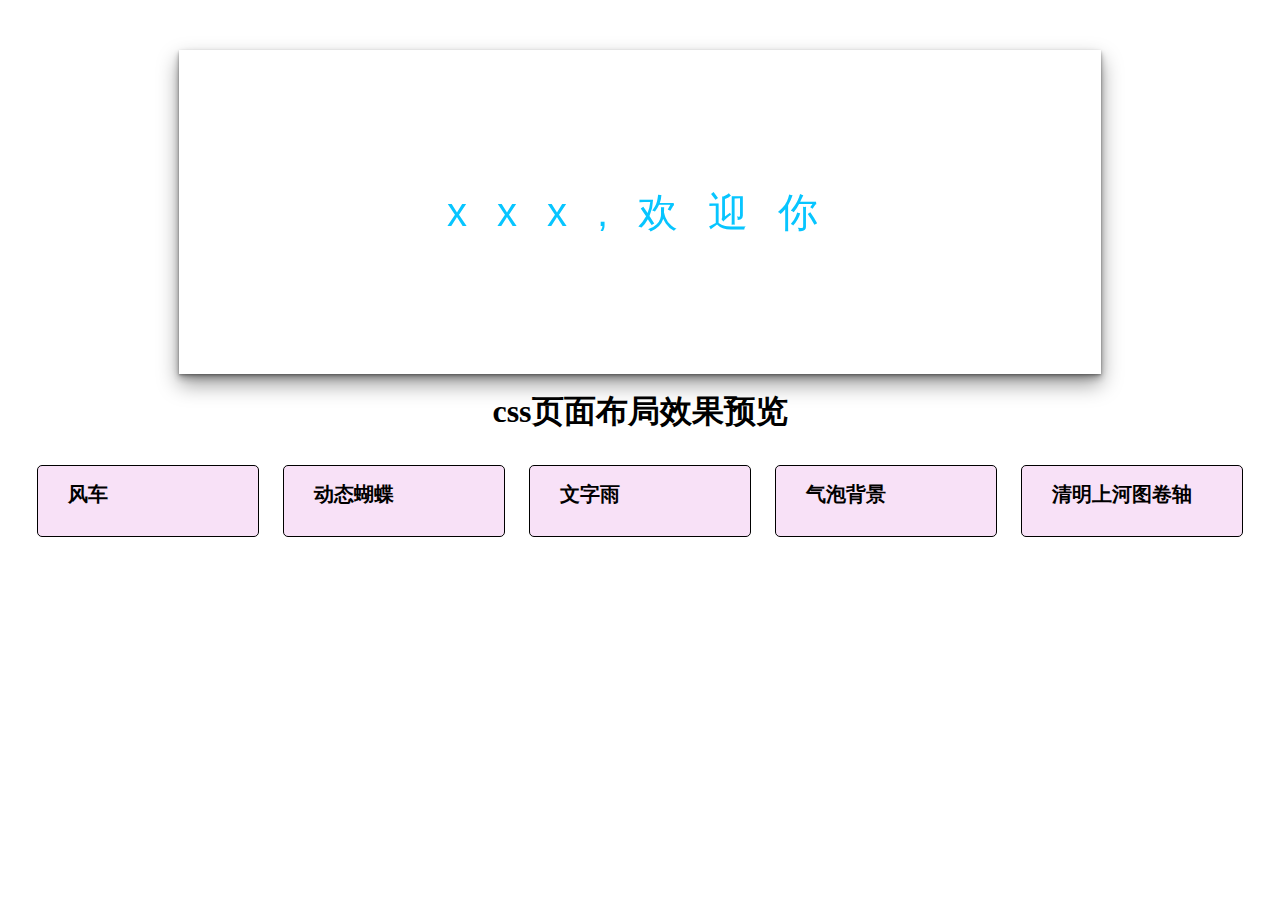
<file: index/index.html>
<!DOCTYPE html>
<html lang="en">
<head>
    <meta charset="UTF-8">
    <meta http-equiv="X-UA-Compatible" content="IE=edge">
    <meta name="viewport" content="width=device-width, initial-scale=1.0">
    <title>Document</title>
    <style>
        /* @import url("https://fonts.googleapis.com/css?family=Lato:200"); */
        body {
          display: flex;
          justify-content: center;
          align-items: center;
          height: 100vh;
          background: url(https://i.loli.net/2019/11/17/GAYyzeKsiWjP5qO.jpg);
          background-size: cover;
          background-position: center;
        }
    
        .frosted-glass {
          position: fixed;
          top: 50px;
          display: flex;
          justify-content: center;
          align-items: center;
          width: 72vw;
          height: 36vh;
          box-shadow: 0 0.3px 0.7px rgba(0, 0, 0, 0.126), 0 0.9px 1.7px rgba(0, 0, 0, 0.179), 0 1.8px 3.5px rgba(0, 0, 0, 0.224), 0 3.7px 7.3px rgba(0, 0, 0, 0.277), 0 10px 20px rgba(0, 0, 0, 0.4);
          backdrop-filter: blur(20px);
          transition: 0.5s ease;
        }
        .frosted-glass:hover {
          box-shadow: 0 0.7px 1px rgba(0, 0, 0, 0.157), 0 1.7px 2.6px rgba(0, 0, 0, 0.224), 0 3.5px 5.3px rgba(0, 0, 0, 0.28), 0 7.3px 11px rgba(0, 0, 0, 0.346), 0 20px 30px rgba(0, 0, 0, 0.5);
        }
        .frosted-glass .title {
          padding-left: 0.375em;
          font-size: 2.5em;
          font-family: Lato, sans-serif;
          font-weight: 200;
          letter-spacing: 0.75em;
          color: rgb(7, 197, 255);
        }
        @media (max-width: 640px) {
          .frosted-glass .title {
            font-size: 2em;
          }
        }
        /*class = header的元素居中 */
        .header{
            text-align: center;
        }
        /* 给所有a标签添加一个按钮样式,并且大小一致,半透明 */
        a{
            width: 8em;
            height: 2em;
            display: inline-block;
            padding: 0.75em 1.5em;
            margin: 0.5em 0.5em;
            border: 1px solid #000;
            border-radius: 0.25em;
            background-color: rgba(233, 160, 229, 0.315);
            color: #000;
            text-decoration: none;
            font-size: 1.25em;
            font-weight: 600;
            transition: 0.2s ease;
        }
        a:hover{
            background-color: rgba(1, 154, 196, 0.493);
            color: #fff;
        }
      </style>
</head>
<body>
    <div class="frosted-glass">
        <h1 class="title" id="usname">xxx,欢迎你</h1>
        
    </div>
    <div>
        <h1 class="header">css页面布局效果预览</h1>
        <a href="../css_effect_map_collection-master/css风车/index.html ">风车</a>
        <a href="../css_effect_map_collection-master/css煽动翅膀的蝴蝶/index.html">动态蝴蝶</a>
        <a href="../css_effect_map_collection-master/文字雨/index.html">文字雨</a>
        <a href="../css_effect_map_collection-master/纯css气泡背景/index.html">气泡背景</a>
        <a href="../css_effect_map_collection-master/清明上河图卷轴/temp.html">清明上河图卷轴</a>
    </div>
    <script>
        //获取本地储存的用户名并且输出在span标签中
        window.onload = function(){
            var userInfo =JSON.parse(localStorage.getItem('userInfo'));
            if(userInfo){
                document.getElementById('usname').innerHTML = '欢迎你,'+userInfo.username;
            }
        }
    </script>
</body>
</html>
</file>
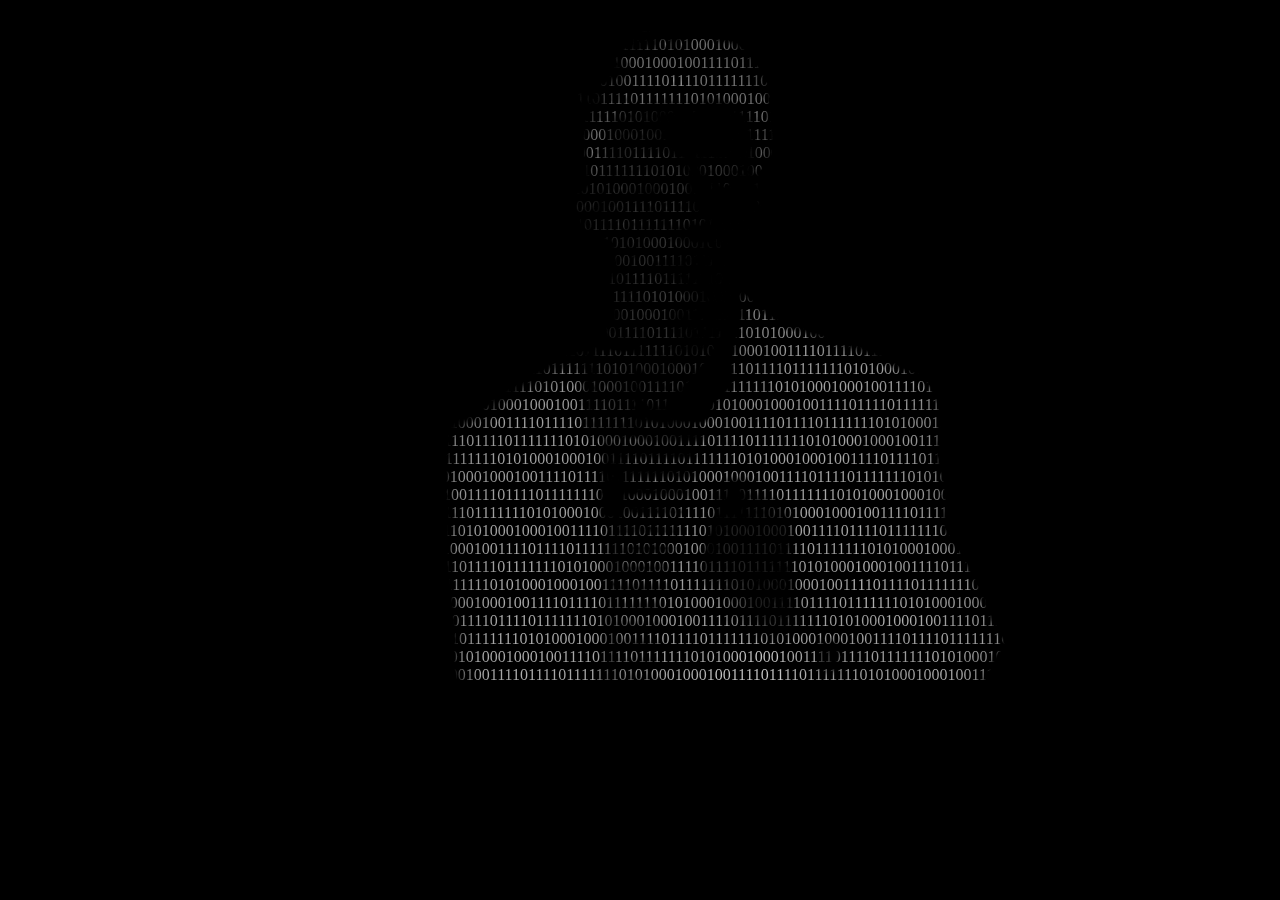
<file: css_effect_map_collection-master/background-clip的文字动效/index.html>
<!DOCTYPE html>
<html lang="en">
<head>
  <meta charset="UTF-8">
  <meta http-equiv="X-UA-Compatible" content="IE=edge">
  <meta name="viewport" content="width=device-width, initial-scale=1.0">
  <title>文字动效</title>
  <style>
    html,body,p {
      margin: 0;
      padding: 0;
      box-sizing: border-box;
    }
    body {
      height: 100vh;
      width: 100vw;
      background: #000;
      overflow: hidden;
    }
    p {
      height: 100%;
      color: transparent;
      background-clip: text;
      -webkit-background-clip: text;
      background-image: url(./images/bg.gif);
      background-position: center;
      background-size: cover;
      mix-blend-mode: hard-light;
      filter: grayscale(1) invert(1);
      word-break: break-all;
    }
  </style>
</head>
<body>
  <p id="wrap"></p>
  <script>
    const p = document.getElementById('wrap')
    p.innerText = Array(200).fill(Math.random() * 1234567890 + 1000000000).reduce((str, item) => str + parseInt(item).toString(2), '')
  </script>
</body>
</html>
</file>
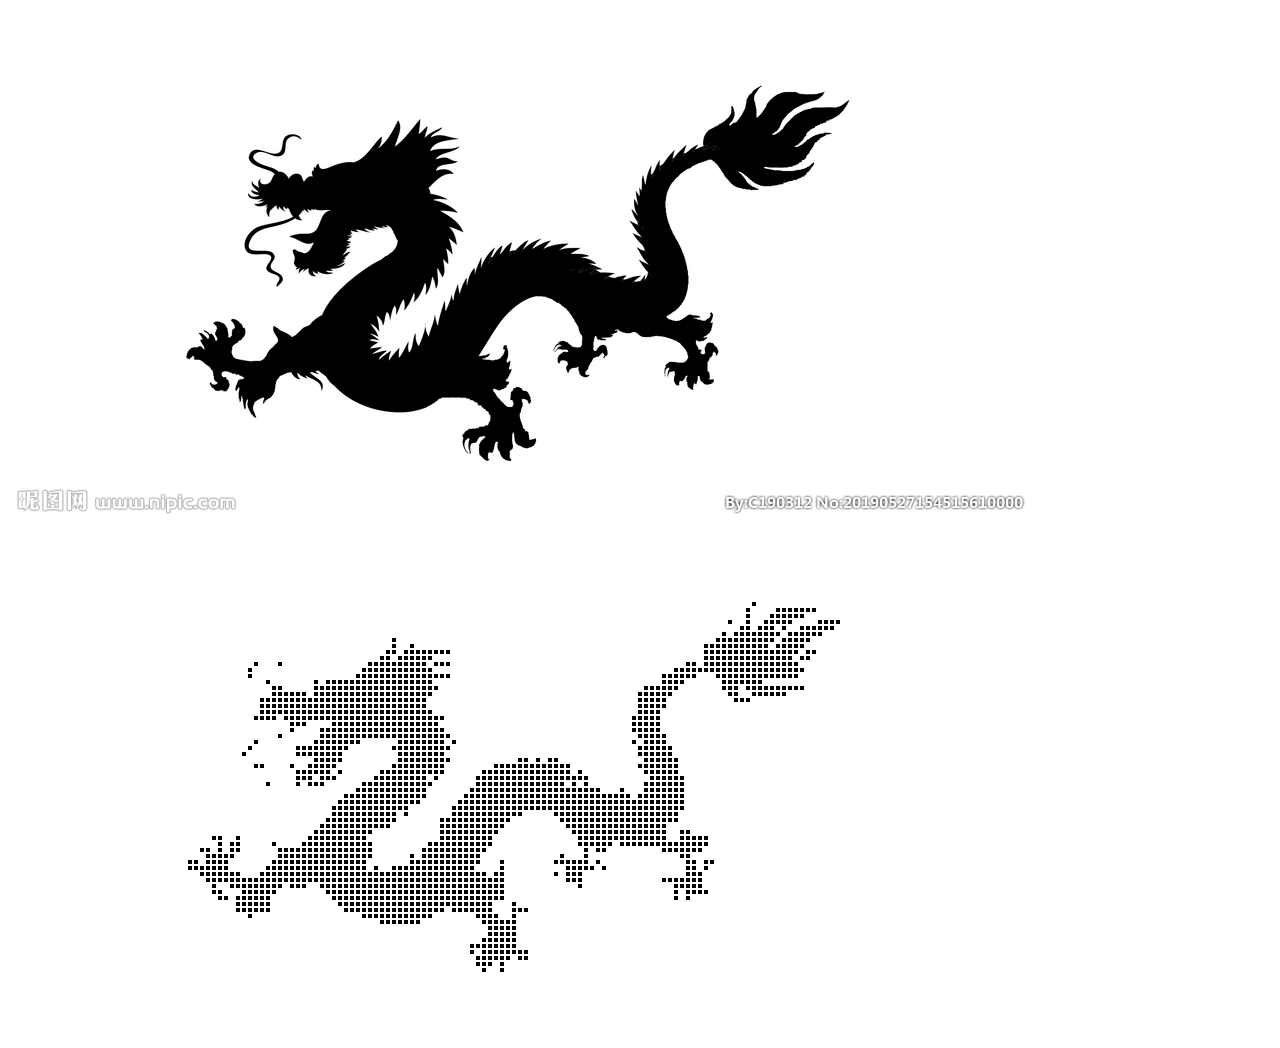
<file: css_effect_map_collection-master/canvas点阵图/index.html>
<!DOCTYPE html>
<html lang="en">
<head>
  <meta charset="UTF-8">
  <meta http-equiv="X-UA-Compatible" content="IE=edge">
  <meta name="viewport" content="width=device-width, initial-scale=1.0">
  <title>图片点阵图</title>
</head>
<body>
  <div>
    <canvas id="canvas"></canvas>
    <canvas id="canvas2"></canvas>
  </div>
  <script>
    var canvas = document.getElementById("canvas");
    var ctx = canvas.getContext("2d");

    var canvas2 = document.getElementById("canvas2");
    var ctx2 = canvas2.getContext("2d");

    var image = new Image();
    image.src = "./long.jpg";
    image.setAttribute('crossOrigin', '');
    image.onload = function () {
      canvas.width = image.width;
      canvas.height = image.height;

      ctx.drawImage(image, 0, 0);

      var imageData = ctx.getImageData(0, 0, image.width, image.height).data;
      canvas2.width = image.width;
      canvas2.height = image.height;
      ctx2.fillStyle = "#ffffff";
      ctx2.fillRect(0, 0, image.width, image.height);
      // var gap = 5;
      // for (var h = 0; h < image.height; h += gap) {
      //   for (var w = 0; w < image.width; w += gap) {
      //     var position = (image.width * h + w) * 4;
      //     var r = imageData[position] 
      //     var g = imageData[position + 1]
      //     var b = imageData[position + 2];
      //     if (r + g + b == 0) {
      //       ctx2.fillStyle = "#000";
      //       ctx2.fillRect(w, h, 4, 4);
      //     }
      //   }
      // }
      var gutter = 2;
      var bw = 4;
      var bh = 4;
      for (let h = 0; h < image.height; h += (bh+ gutter)) {
        for (let w = 0; w < image.width; w += (bw+ gutter)) {
          var position = (image.width * (h + gutter + bh / 2) + (w + gutter + bw / 2)) * 4
          // var position = (image.width * h + w) * 4
          var r = imageData[position] 
          var g = imageData[position + 1]
          var b = imageData[position + 2];
          var a = imageData[position + 3];
          if (r + g + b === 0) {
            // ctx2.fillStyle = "#000";
            ctx2.fillStyle = `rgba(${r},${g},${b},${a/255})`;
            ctx2.fillRect(w, h, bw, bh);
          }
        }
        
      }
    }
    
  </script>
</body>
</html>
</file>
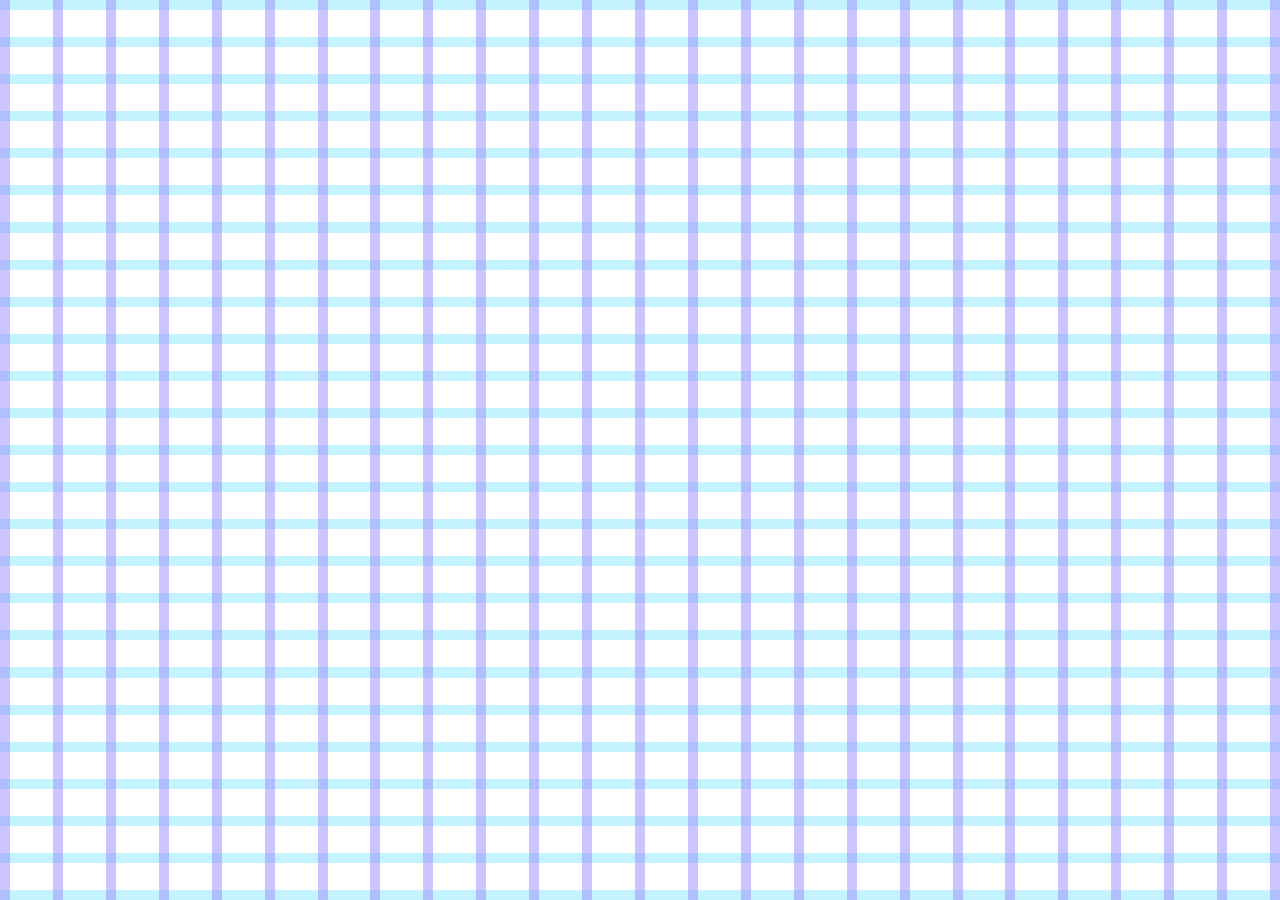
<file: css_effect_map_collection-master/css+js画背景格子/index.html>
<!DOCTYPE html>
<html lang="en">
<head>
  <meta charset="UTF-8">
  <meta http-equiv="X-UA-Compatible" content="IE=edge">
  <meta name="viewport" content="width=device-width, initial-scale=1.0">
  <title>Document</title>
  <style>
    html,body {
      margin: 0;
      padding: 0;
    }
    .container {
      width: 100vw;
      height: 100vh;
      /* 上下中间空隙有24份,中间间隔安10算的 */
      /* background:
        repeating-linear-gradient(to right, #998aff80 0 10px, transparent 0 4.144965%),
        repeating-linear-gradient(#8ae8ff80 0 10px, transparent 0 4.144965%); */
    }
  </style>
</head>
<body>
  <div class="container"></div>
  <script>
    const container = document.querySelector('.container');
    const margin = [10, 10];
    function setGridBg() {
      const { width, height } = container.getBoundingClientRect();
      const widthCell = ((width - margin[1]) / 24) / width * 100
      const heightCell = ((height - margin[0]) / 24) / height * 100
      container.style.background = `
        repeating-linear-gradient(to right, #998aff80 0 ${margin[1]}px, transparent 0 ${widthCell}%),
        repeating-linear-gradient(#8ae8ff80 0 ${margin[0]}px, transparent 0 ${heightCell}%)
      `
      // container.style.background = 'red'
    }
    window.addEventListener('load', setGridBg)
    window.addEventListener('resize', setGridBg)
  </script>
</body>
</html>
</file>
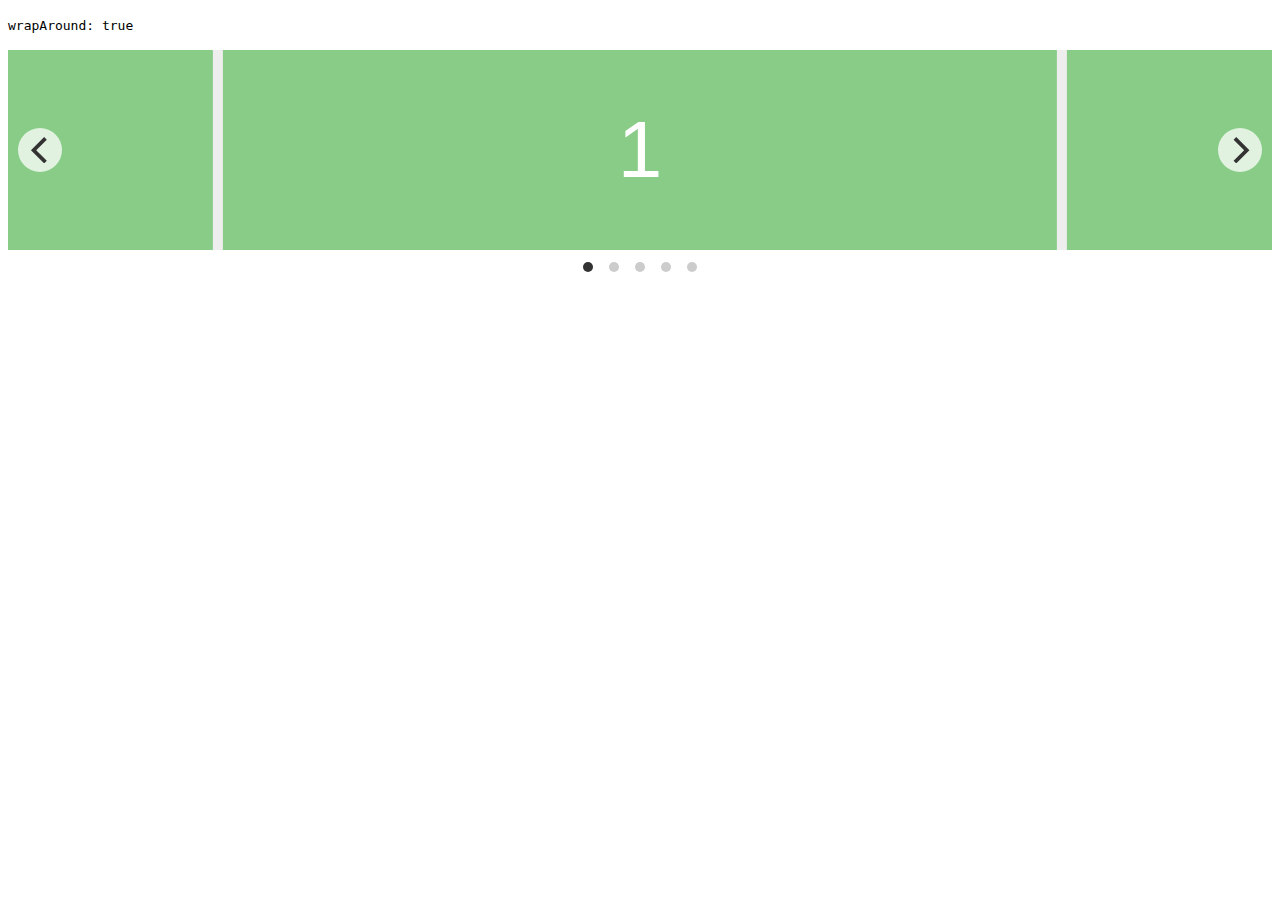
<file: css_effect_map_collection-master/CSS-Only Carousel/index.html>
<!DOCTYPE html>
<html lang="en">
<head>
  <meta charset="UTF-8">
  <meta http-equiv="X-UA-Compatible" content="IE=edge">
  <meta name="viewport" content="width=device-width, initial-scale=1.0">
  <title>Document</title>
  <link rel="stylesheet" href="./flickity.css">
  <style>
    /* external css: flickity.css */

    * {
      -webkit-box-sizing: border-box;
      box-sizing: border-box;
    }

    body { font-family: sans-serif; }

    .gallery {
      background: #EEE;
    }

    .gallery-cell {
      width: 66%;
      height: 200px;
      margin-right: 10px;
      background: #8C8;
      counter-increment: gallery-cell;
    }

    /* cell number */
    .gallery-cell:before {
      display: block;
      text-align: center;
      content: counter(gallery-cell);
      line-height: 200px;
      font-size: 80px;
      color: white;
    }
  </style>
</head>
<body>
  <!-- <a href="https://css-tricks.com/how-to-make-a-css-only-carousel/"></a> -->
  <p><code>wrapAround: true</code></p>
  
  <!-- Flickity HTML init -->
  <div class="gallery js-flickity" data-flickity-options='{ "wrapAround": true }'>
    <div class="gallery-cell"></div>
    <div class="gallery-cell"></div>
    <div class="gallery-cell"></div>
    <div class="gallery-cell"></div>
    <div class="gallery-cell"></div>
  </div>
  <script src="./flickity.pkgd.js"></script>
</body>
</html>
</file>
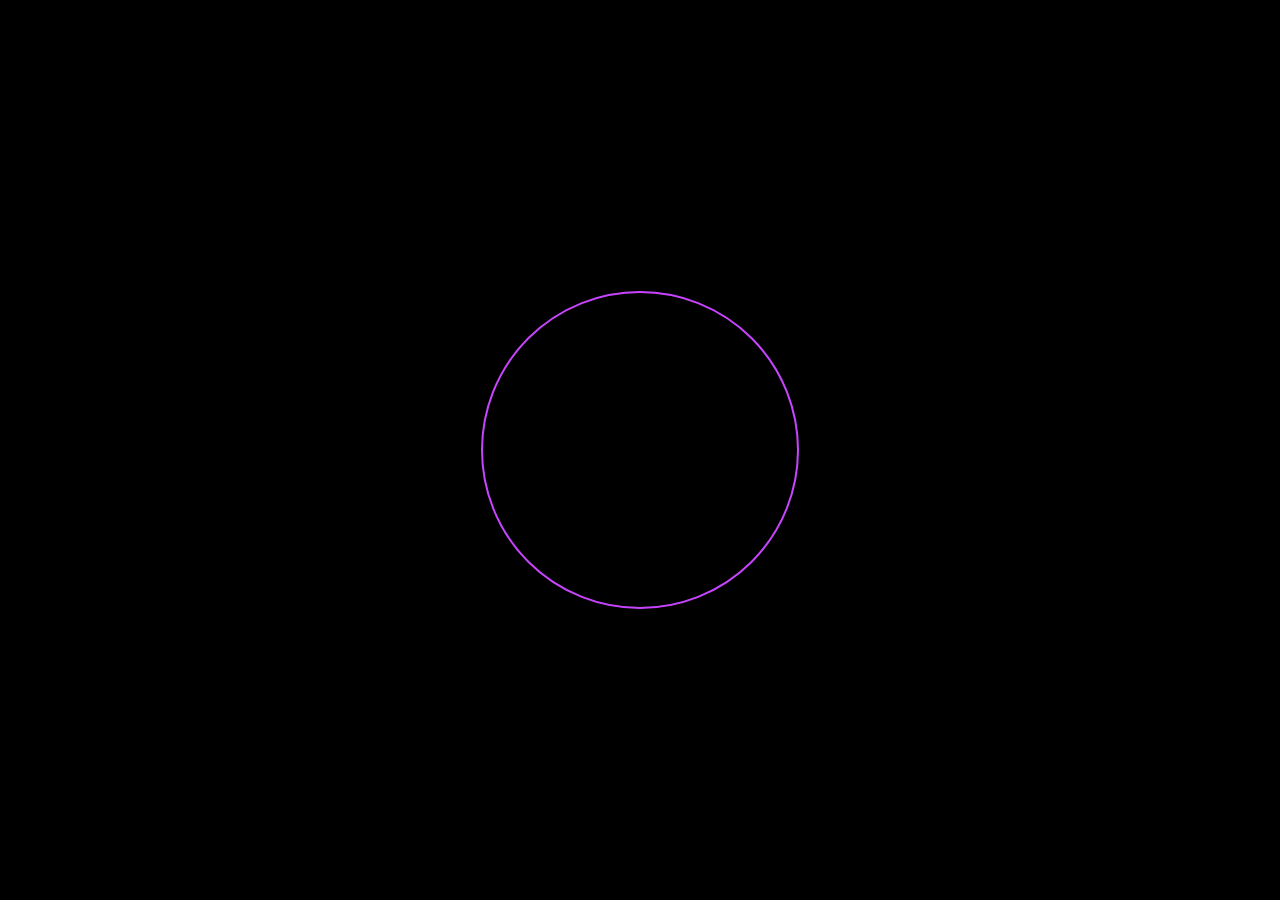
<file: css_effect_map_collection-master/CSS3和SVG实现的圆环菜单动画/index.html>
<!DOCTYPE html>
<html lang="zh">

<head>
  <meta charset="UTF-8">
  <meta http-equiv="X-UA-Compatible" content="IE=edge,chrome=1">
  <meta name="viewport" content="width=device-width, initial-scale=1.0">
  <title>CSS3和SVG实现的圆环菜单动画DEMO演示</title>

  <!--可无视-->
  <link rel="stylesheet" type="text/css" href="css/demo.css">
  <link href="https://fonts.googleapis.com/css?family=Poppins:200,400" rel="stylesheet">

  <!--核心-->
  <link rel="stylesheet" href="css/style.css">

</head>

<body>
  <!-- <div style="text-align:center;clear:both;">
    <script src="/gg_bd_ad_720x90.js" type="text/javascript"></script>
    <script src="/follow.js" type="text/javascript"></script>
  </div> -->
  <div class="main">
    <div class="navigation-circle">
      <div class="navigation-circle__inner">
        <svg class="navigation-circle-svg navigation-circle-svg--opaque" version="1.1"
          xmlns="http://www.w3.org/2000/svg" x="0px" y="0px" viewbox="0 0 320 320"
          style="enable-background:new 0 0 320 320;">
          <circle cx="160" cy="160" r="158" fill="none" stroke-width="1" stroke="#c644fc" stroke-linecap="round"
            stroke-miterlimit="10" style="stroke-dashoffset:0;stroke-dasharray:none;"></circle>
        </svg>
        <svg class="navigation-circle-svg navigation-circle-svg--mask" version="1.1" xmlns="http://www.w3.org/2000/svg"
          x="0px" y="0px" viewbox="0 0 320 320" style="enable-background:new 0 0 320 320;">
          <circle id="mask-circle" cx="160" cy="160" r="158" fill="none" stroke-width="2" stroke="#c644fc"
            stroke-linecap="round" stroke-miterlimit="10" style="stroke-dasharray:1005.3088px;"></circle>
        </svg>
        <ul class="navigation-circle__list">
          <li class="navigation-circle-list-item"><a class="navigation-circle-list-item__point" onClick="onClick(1)"
              onmouseenter="calculateOffset(1)" onMouseLeave="onMouseLeave()">
              <div class="navigation-circle-list-item__meta">
                <h3 class="navigation-circle-list-item__title">Item #1
                </h3>
                <h4 class="navigation-circle-list-item__subtitle">It just goes round and round</h4>
              </div>
            </a></li>
          <li class="navigation-circle-list-item"><a class="navigation-circle-list-item__point" onClick="onClick(2)"
              onmouseenter="calculateOffset(2)" onMouseLeave="onMouseLeave()">
              <div class="navigation-circle-list-item__meta">
                <h3 class="navigation-circle-list-item__title">Item #2
                </h3>
                <h4 class="navigation-circle-list-item__subtitle">It just goes round and round</h4>
              </div>
            </a></li>
          <li class="navigation-circle-list-item"><a class="navigation-circle-list-item__point" onClick="onClick(3)"
              onmouseenter="calculateOffset(3)" onMouseLeave="onMouseLeave()">
              <div class="navigation-circle-list-item__meta">
                <h3 class="navigation-circle-list-item__title">Item #3
                </h3>
                <h4 class="navigation-circle-list-item__subtitle">It just goes round and round</h4>
              </div>
            </a></li>
          <li class="navigation-circle-list-item"><a class="navigation-circle-list-item__point" onClick="onClick(4)"
              onmouseenter="calculateOffset(4)" onMouseLeave="onMouseLeave()">
              <div class="navigation-circle-list-item__meta">
                <h3 class="navigation-circle-list-item__title">Item #4
                </h3>
                <h4 class="navigation-circle-list-item__subtitle">It just goes round and round</h4>
              </div>
            </a></li>
          <li class="navigation-circle-list-item"><a class="navigation-circle-list-item__point" onClick="onClick(5)"
              onmouseenter="calculateOffset(5)" onMouseLeave="onMouseLeave()">
              <div class="navigation-circle-list-item__meta">
                <h3 class="navigation-circle-list-item__title">Item #5
                </h3>
                <h4 class="navigation-circle-list-item__subtitle">It just goes round and round</h4>
              </div>
            </a></li>
          <li class="navigation-circle-list-item"><a class="navigation-circle-list-item__point" onClick="onClick(6)"
              onmouseenter="calculateOffset(6)" onMouseLeave="onMouseLeave()">
              <div class="navigation-circle-list-item__meta">
                <h3 class="navigation-circle-list-item__title">Item #6
                </h3>
                <h4 class="navigation-circle-list-item__subtitle">It just goes round and round</h4>
              </div>
            </a></li>
          <li class="navigation-circle-list-item"><a class="navigation-circle-list-item__point" onClick="onClick(7)"
              onmouseenter="calculateOffset(7)" onMouseLeave="onMouseLeave()">
              <div class="navigation-circle-list-item__meta">
                <h3 class="navigation-circle-list-item__title">Item #7
                </h3>
                <h4 class="navigation-circle-list-item__subtitle">It just goes round and round</h4>
              </div>
            </a></li>
        </ul>
      </div>
    </div>
  </div>

  <script src="js/index.js"></script>

</body>

</html>
</file>
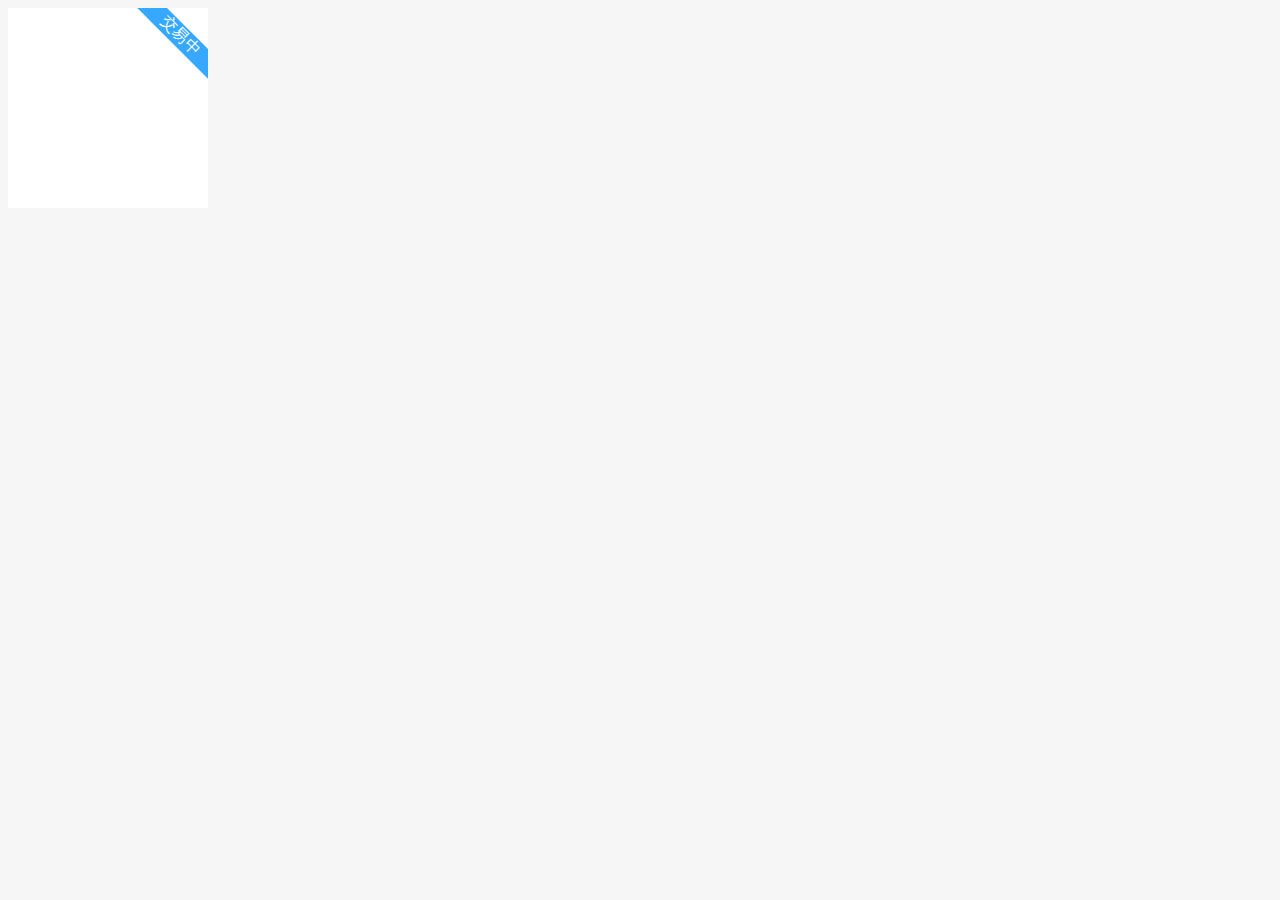
<file: css_effect_map_collection-master/css实现右上角标签条/index.html>
<!DOCTYPE html>
<html lang="en">
<head>
  <meta charset="UTF-8">
  <meta name="viewport" content="width=device-width, initial-scale=1.0">
  <title>右上角标签条</title>
  <style>
    body {
      background: #f6f6f6;
    }
    .a{
      width:200px;
      height:200px;
      position:relative;
      background: #fff;
      overflow: hidden;
    }
    .b{
      width:100px;
      height:100px;
      position: absolute;
      /*background: green;*/
      top:-50px;
      right:-50px;
      transform: rotate(45deg);
    }
    .b span{
      position: absolute;
      bottom:0;
      display: block;
      font-size:16px;
      color:#fff;
      background: #36A8FF;
      width:100px;
      text-align: center;
    }
  </style>
</head>
<body>
  <div class="a">
    <div class="b">
      <div class="c"></div>
      <span>交易中</span>
    </div>
  </div>
</body>
</html>
</file>
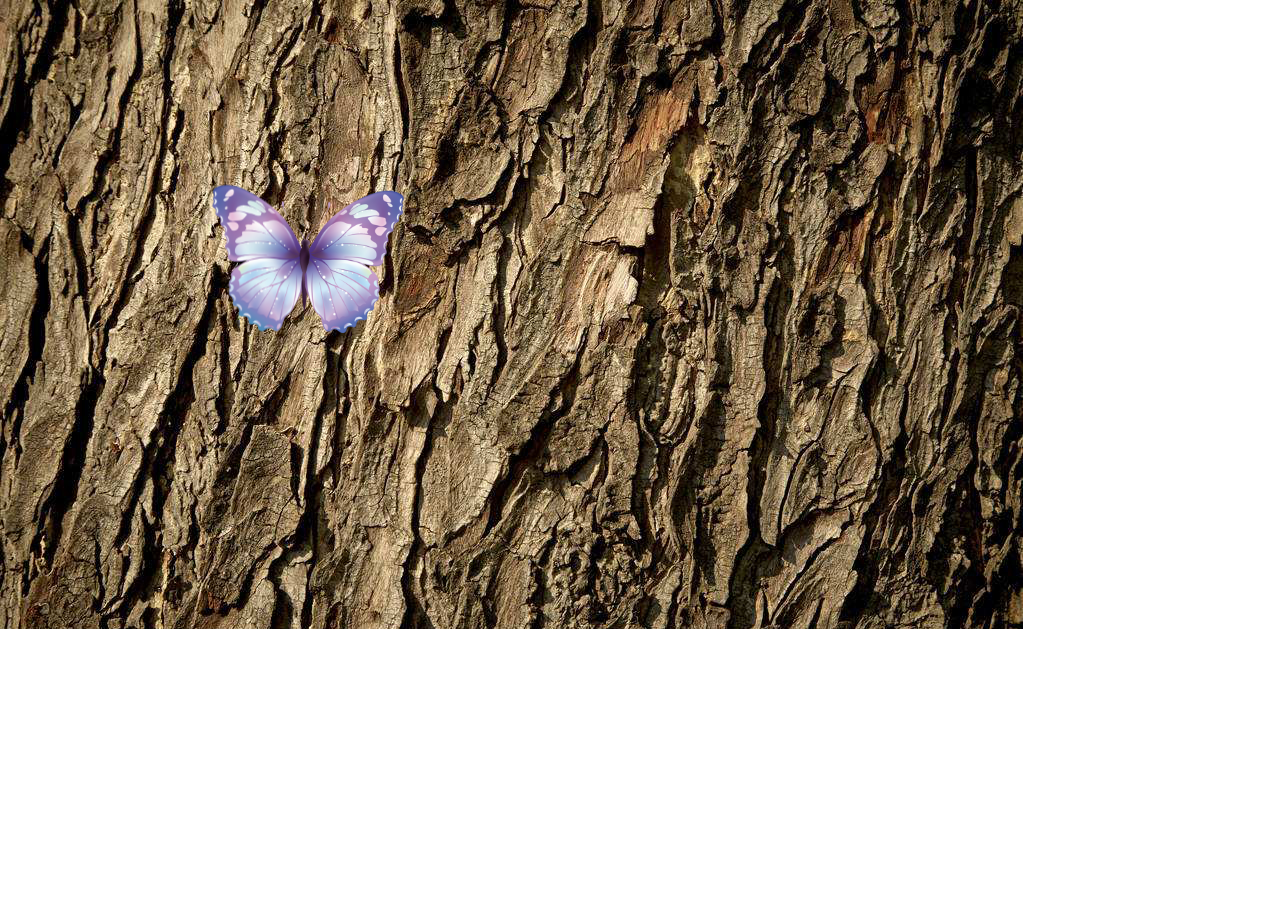
<file: css_effect_map_collection-master/css煽动翅膀的蝴蝶/index.html>
<!DOCTYPE html>
<html lang="en">
<head>
    <meta charset="UTF-8">
    <title>butterfly</title>
    <style>
        body{
            background: url("./images/bg.jpg") no-repeat;
        }
        #butterfly{
            width: 600px;
            height: 500px;
            position: relative;
            transform: scale(0.35);
            transform-style: preserve-3d;
        }
        .leftSide{
            width: 267px;
            height: 421px;
            background: url("./images/leftSide.png") no-repeat;
            position: absolute;
            left: 26px;
            top: 40px;
            animation: left 2s infinite;
            z-index: 9999;
        }
        @keyframes left {
            0%{
                transform: rotateY(0deg);
                transform-origin: right center;
                perspective: 201px;

            }
            50%{
                transform: rotateY(70deg);
                transform-origin: right center;
                perspective: 201px;

            }
            100%{
                transform: rotateY(0deg);
                transform-origin: right center;
                perspective: 201px;
            }
        }
        @keyframes right {
            0%{
                transform: rotateY(0);
                transform-origin: left center;
                perspective: 201px;

            }
            50%{
                transform: rotateY(-70deg);
                transform-origin: left center;
                perspective: 201px;

            }
            100%{
                transform: rotateY(0);
                transform-origin: left center;
                perspective: 201px;

            }
        }
        .body{
            width: 152px;
            height: 328px;
            background: url("./images/body.png") no-repeat;
            position: absolute;
            margin: auto;
            left: 0;
            right: 0;
            bottom: 0;
            top: 0;
            z-index: 9999;
        }
        .rightSide{
            width: 284px;
            height: 460px;
            background: url("./images/rightSide.png") no-repeat;
            position: absolute;
            right: 26px;
            top: 58px;
            animation: right 2s infinite;
            z-index: 9999;
        }
    </style>
</head>
<body>
<div id="butterfly">
    <div class="leftSide"></div>
    <div class="body"></div>
    <div class="rightSide"></div>
</div>
</body>
</html>
</file>
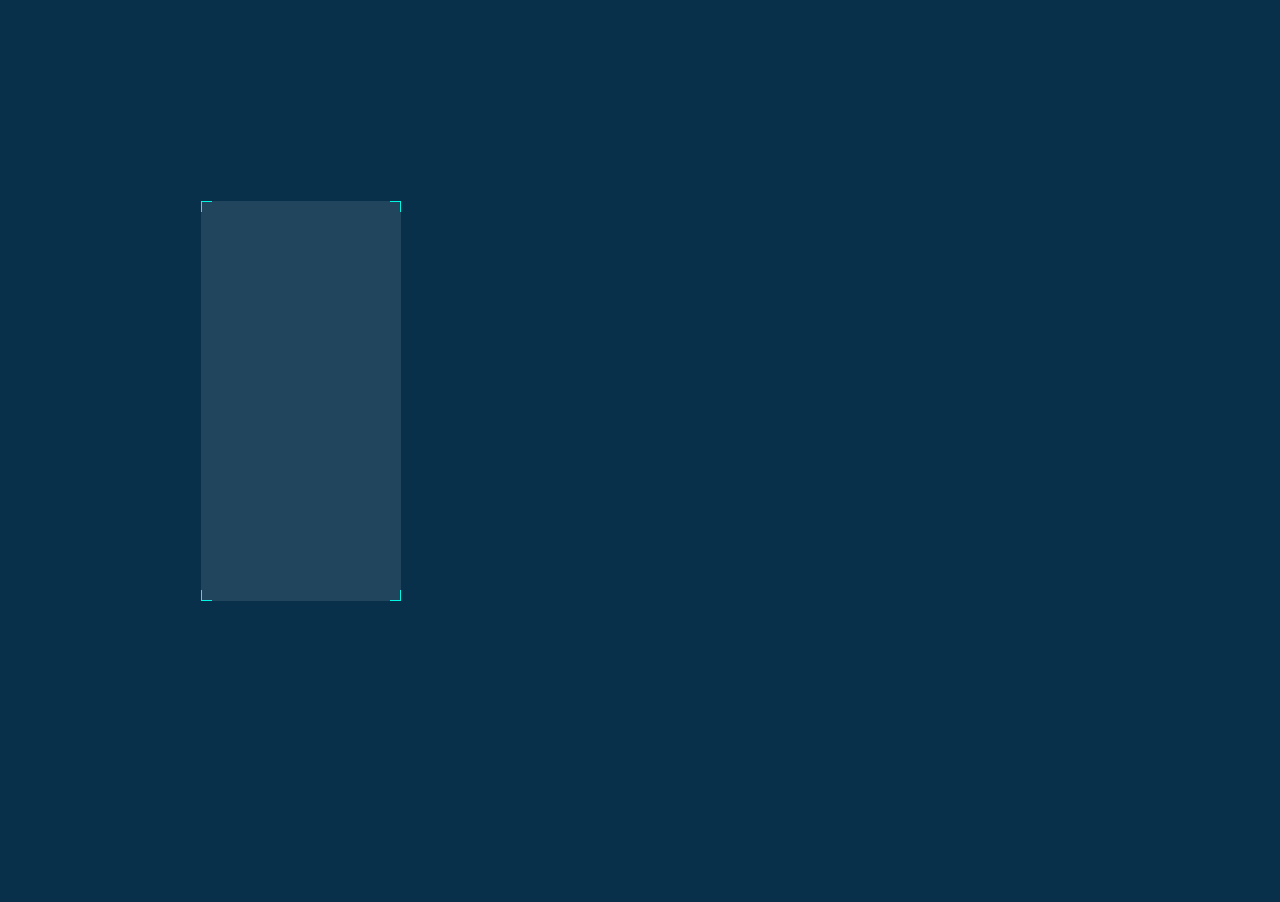
<file: css_effect_map_collection-master/css边框四角/index.html>
<!DOCTYPE html>
<html lang="en">
<head>
  <meta charset="UTF-8">
  <meta name="viewport" content="width=device-width, initial-scale=1.0">
  <title>Document</title>
  
  <style>
    html, body {
      padding: 0;
      margin: 0;
    }
    body {
      height: 100vh;
      width: 100vw;
      background: #08304A;
      overflow: auto;
      border: 1px solid transparent;
    }
    .intro {
      position: relative;
      color: #fff;
      width: 200px;
      height: 400px;
      margin-top: 200px;
      margin-left: 200px;
    }
    .intro > span {
     	position: absolute;
     	width: 10px;
      height: 10px;
    }
    .lpArrow { 
      border-top: 1px solid #00F6E5;
      border-left: 1px solid #00F6E5;
    }
    .rpArrow {
      right: 0;
      border-top: 1px solid #00F6E5;
      border-right: 1px solid #00F6E5;
    }
    .lbArrow {
      bottom: 0;
      border-left: 1px solid #00F6E5;
      border-bottom: 1px solid #00F6E5;
    }
    .rbArrow {
      right: 0;
      bottom:0;
      border-right: 1px solid #00F6E5;
      border-bottom: 1px solid #00F6E5;
    }
  </style>
</head>
<body>
  <div class="intro" style="background: rgba(255,255,255,0.1)">
    <span class="lpArrow"></span>
    <span class="rpArrow"></span>
    <span class="lbArrow"></span>
    <span class="rbArrow"></span>
  </div>
</body>
</html>
</file>
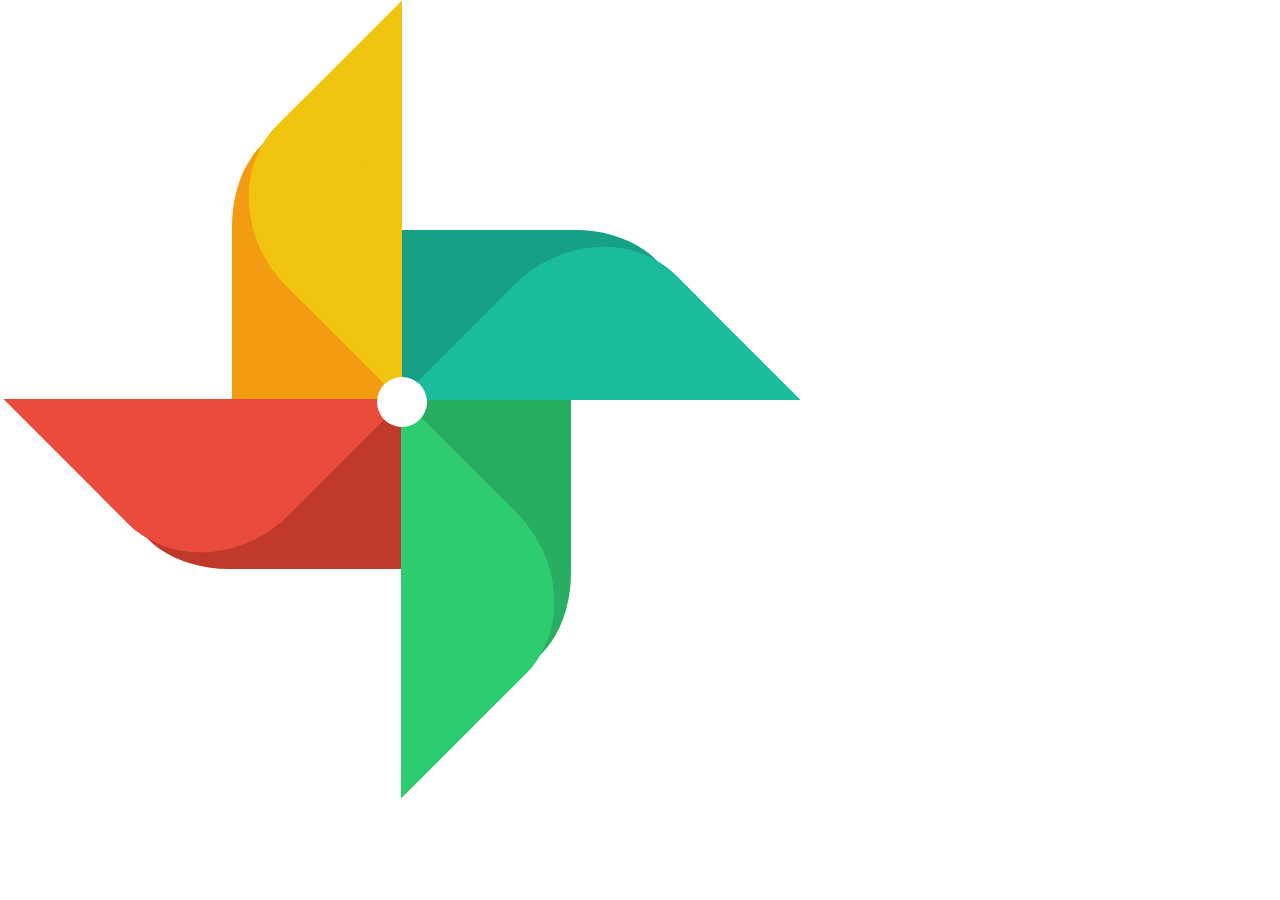
<file: css_effect_map_collection-master/css风车/index.html>
<!DOCTYPE html>
<html lang="en">
<head>
    <meta charset="UTF-8">
    <meta name="viewport" content="width=device-width, initial-scale=1.0">
    <meta http-equiv="X-UA-Compatible" content="ie=edge">
    <title>Document</title>
    <style>
        *{
            margin: 0;
            padding: 0;
        }
        .main{
            width: 804px;
            height: 804px;
            animation: roll 3000ms linear infinite;
        }
        @keyframes roll{
            0%{transform: rotate(0deg);}
            100%{transform: rotate(-360deg);}
        }
        .white_circle{
            z-index: 99;
            position: absolute;
            width: 50px;
            height: 50px;
            border-radius: 50px;
            background-color: white;
            margin: 377px 0 0 377px;
        }
        .fla{
            position: absolute;
            width: 402px;
            height: 180px;
        }
        .fla_one{
            transform: rotate(270deg);
            margin:108px 0px 0px 121px;
        }
        .fla_two{
            transform: rotate(180deg);
            margin-top: 389px;
        }
        .fla_three{
            transform: rotate(90deg);
            margin: 511px 0 0 280px;
        }
        .fla_four{
            transform: rotate(360deg);
            margin: 230px 0 0 402px;
        }
        .tri{
            width: 0;
            height: 0;
            border-width: 142px;
            border-style: solid;
            border-top-left-radius: 109px 122px;
            position: absolute;
            transform: rotate(45deg);
            top: 28px;
            left: 56px;
        }
        .tri_one {
            border-color: #F1C40F transparent transparent #F1C40F;
        }
        .tri_two {
            border-color: #EA4C3C transparent transparent #EA4C3C;
        }
        .tri_three {
            border-color: #2ECC71 transparent transparent #2ECC71;
        }
        .tri_four {
            border-color: #1ABC9C transparent transparent #1ABC9C;
        }
        .squ{
            position: absolute;
            width: 271px;
            height: 170px;
            border-top-right-radius: 98px 68px;
        }
        .squ_one{
            background-color: #F39C12;
        }
        .squ_two{
            background-color: #C0392B;
        }
        .squ_three{
            background-color: #27AE60;
        }
        .squ_four{
            background-color: #16A085;
        }
    </style>
</head>
<body>
    <div class="main">
        <div class="white_circle"></div>
        <div class="fla fla_one">
            <div class="squ squ_one"></div>
            <div class="tri tri_one"></div>
        </div>
        <div class="fla fla_two">
            <div class="squ squ_two"></div>
            <div class="tri tri_two"></div>
        </div>
        <div class="fla fla_three">
            <div class="squ squ_three"></div>
            <div class="tri tri_three"></div>
        </div>
        <div class="fla fla_four">
            <div class="squ squ_four"></div>
            <div class="tri tri_four"></div>
        </div>
    </div>
</body>
</html>
</file>
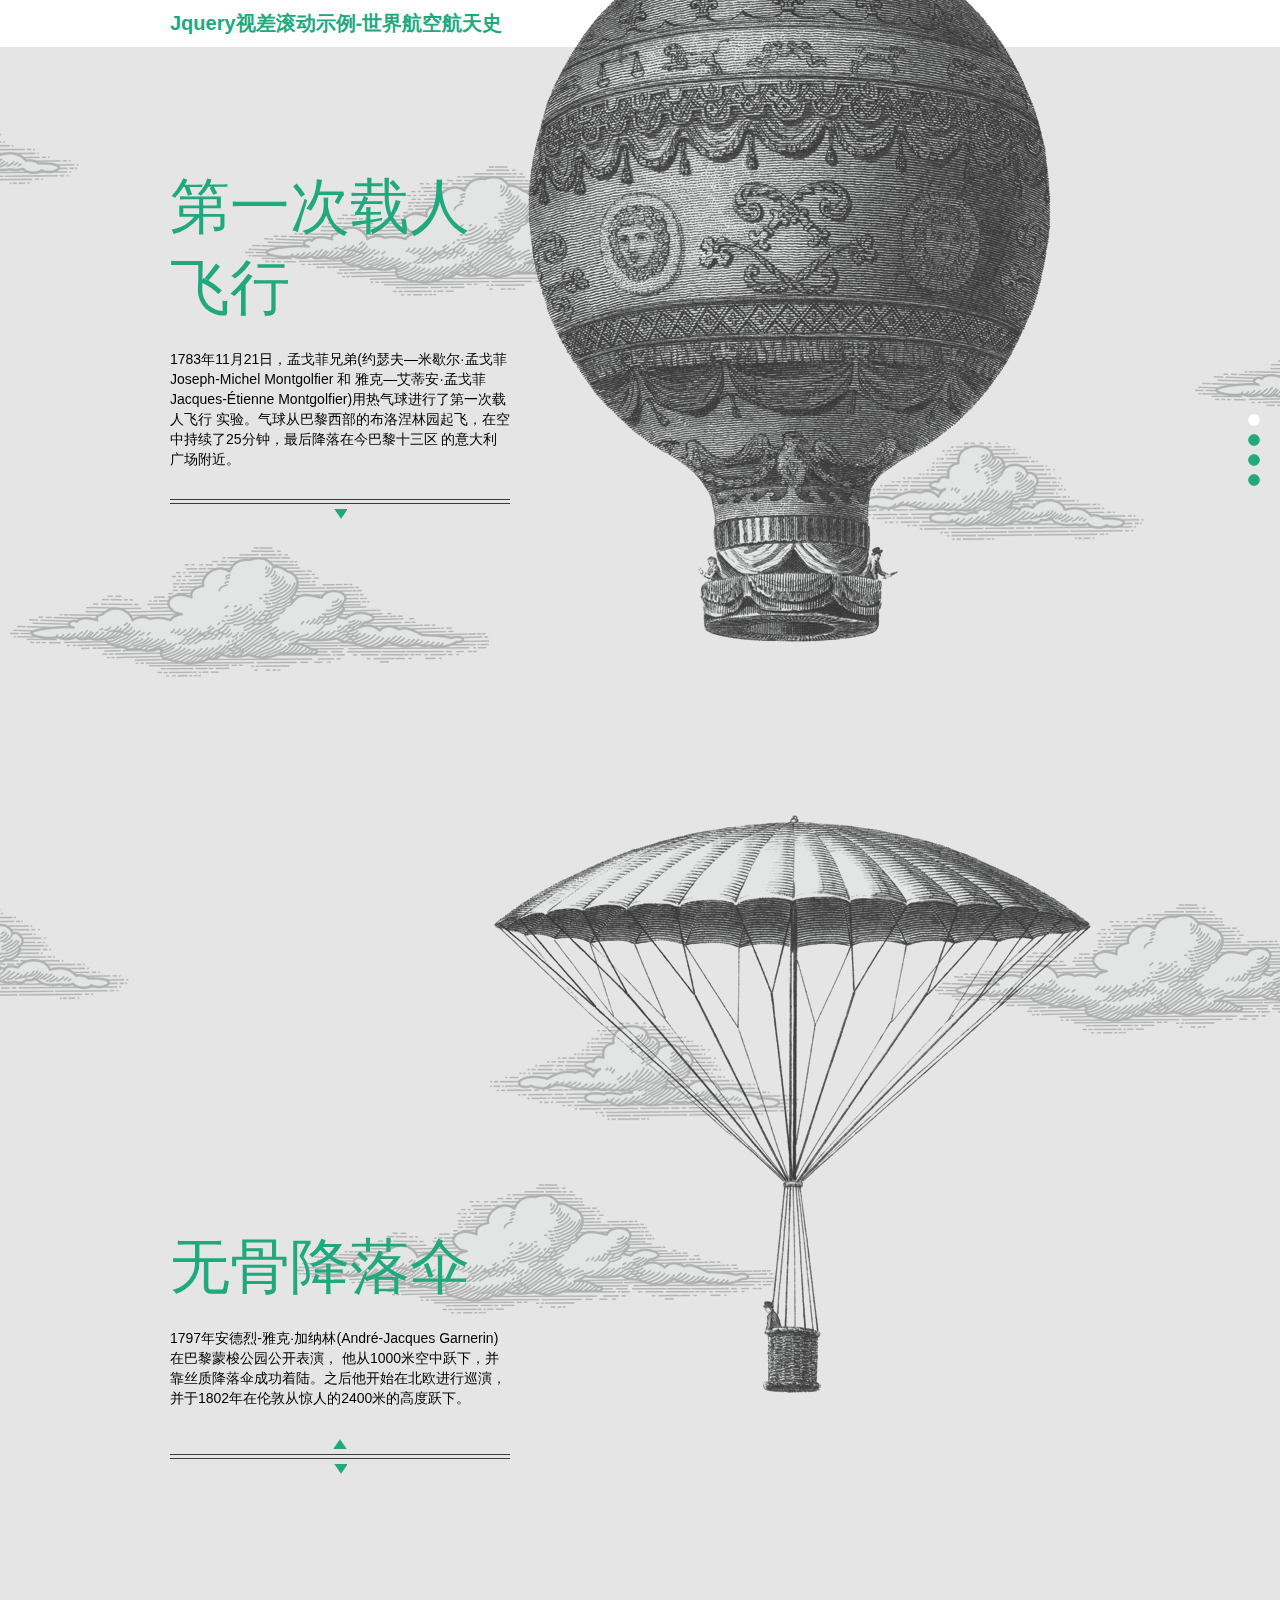
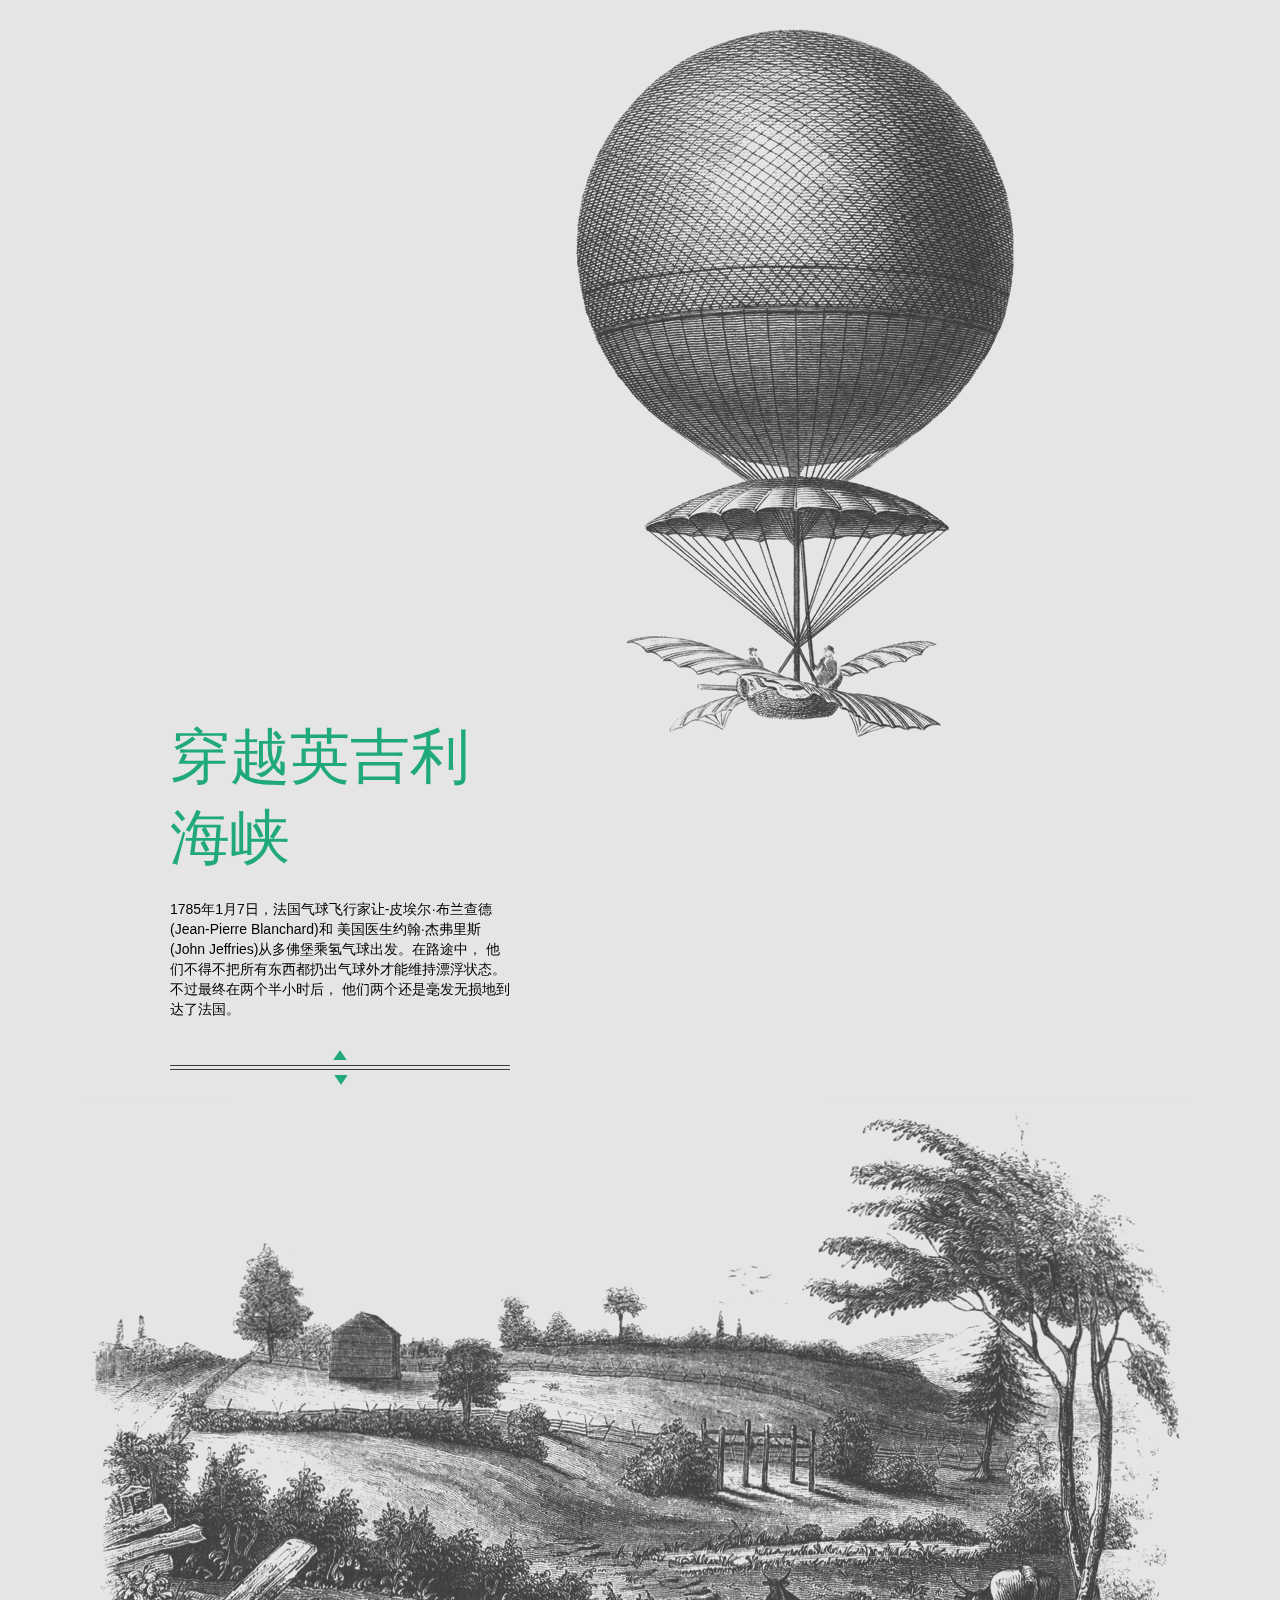
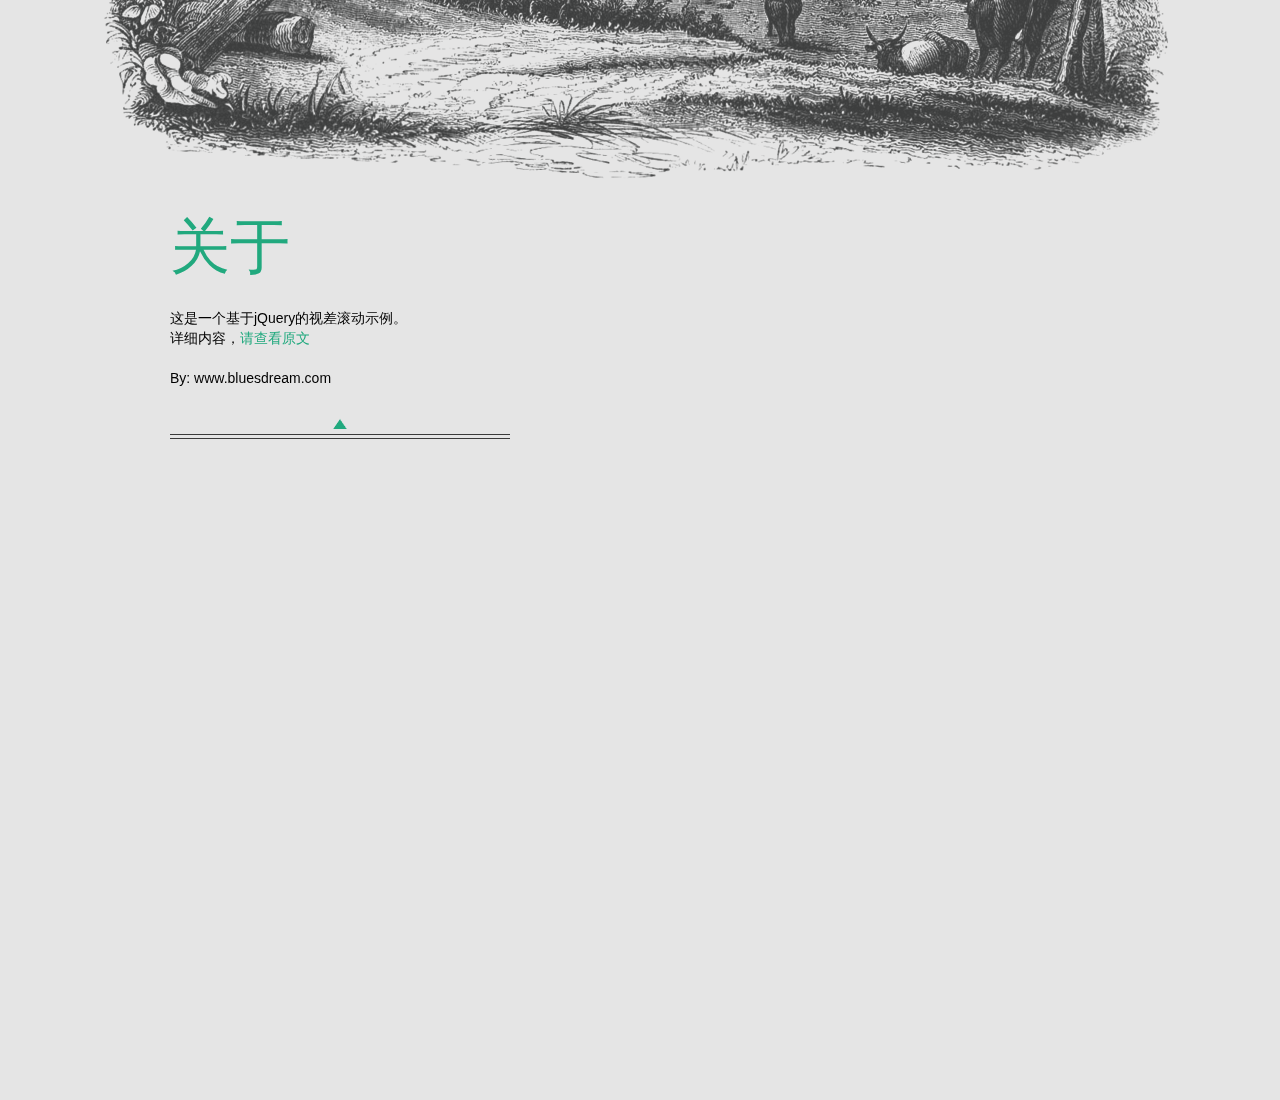
<file: css_effect_map_collection-master/JqueryParallax滚动视差.htm/index.html>
<!DOCTYPE html>
<html lang="en">
<head>
    <meta charset="UTF-8">
    <meta name="viewport" content="width=device-width, initial-scale=1.0">
    <meta http-equiv="X-UA-Compatible" content="ie=edge">
    <title>Jquery Parallar视差</title>
    <link rel="stylesheet" href="css/style.css">
    <script src="js/jquery-1.6.1.min.js"></script>
    <!-- 简单实现的滚动视差 -->
    <!-- <script src="js/par.js"></script> -->
    <!-- 实现parallax.js完成更丰富的功能 -->
    <script src="js/parallax.js"></script>
    <script src="chrome-extension://ocggccaacacpienfcgmgcihoombokbbj/pages/client/livestartpage-message-add.js"></script>
</head>
<body>
    <div id="wrapper">
        <header id="header">
            <h1>Jquery视差滚动示例-世界航空航天史</h1>
        </header>
         <!-- 导航部分 -->
         <nav id="primary">
            <ul>
                <li>
                    <a href="#" class="jump_to n1" rel="1">章节</a>
                    <h2>第一次载人飞行</h2>
                </li>
                <li>
                    <a href="#" class="jump_to n2" rel="2">章节</a>
                    <h2>无骨降落伞</h2>
                </li>
                <li>
                    <a href="#" class="jump_to n3" rel="3">章节</a>
                    <h2>穿越英吉利海峡</h2>
                </li>
                <li>
                    <a href="#" class="jump_to n4" rel="4">章节</a>
                    <h2>关于</h2>
                </li>
            </ul>
        </nav>
        <!-- 内容 -->
        <div id="content">
            <article id="article1">
                <section class="section">
                    <h2>第一次载人飞行</h2>
                    <p>1783年11月21日，孟戈菲兄弟(约瑟夫—米歇尔·孟戈菲 Joseph-Michel Montgolfier 和 
                        雅克—艾蒂安·孟戈菲  Jacques-Étienne Montgolfier)用热气球进行了第一次载人飞行
                        实验。气球从巴黎西部的布洛涅林园起飞，在空中持续了25分钟，最后降落在今巴黎十三区
                        的意大利广场附近。</p>
                </section>
                <footer class="next_prev">
                    <i class="spacing_line"></i>
                    <a class="jump_to next" href="#" rel="2">Next</a>
                </footer>
            </article>

            <article id="article2">
                <section class="section">
                    <h2>无骨降落伞</h2>
                    <p>1797年安德烈-雅克·加纳林(André-Jacques Garnerin)在巴黎蒙梭公园公开表演，
                        他从1000米空中跃下，并靠丝质降落伞成功着陆。之后他开始在北欧进行巡演，
                        并于1802年在伦敦从惊人的2400米的高度跃下。</p>
                </section>
                <footer class="next_prev">
                    <a class="jump_to prev" rel="1">Top</a>
                    <i class="spacing_line"></i>
                    <a class="jump_to next" href="#" rel="3">Next</a>
                </footer>
            </article>

            <article id="article3">
                <section class="section">
                    <h2>穿越英吉利海峡</h2>
                    <p>1785年1月7日，法国气球飞行家让-皮埃尔·布兰查德(Jean-Pierre Blanchard)和
                        美国医生约翰·杰弗里斯(John Jeffries)从多佛堡乘氢气球出发。在路途中，
                        他们不得不把所有东西都扔出气球外才能维持漂浮状态。不过最终在两个半小时后，
                        他们两个还是毫发无损地到达了法国。</p>
                </section>
                <footer class="next_prev">
                    <a class="jump_to prev" rel="2">Top</a>
                    <i class="spacing_line"></i>
                    <a class="jump_to next" href="#" rel="4">Next</a>
                </footer>
            </article>

            <article id="article4">
                <section class="section">
                    <h2>关于</h2>
                    <p>这是一个基于jQuery的视差滚动示例。<br>详细内容，<a href="#">请查看原文</a></p>
                    <p>By: www.bluesdream.com</p>
                </section>
                <footer class="next_prev">
                    <a class="jump_to prev" rel="3">Top</a>     
                    <i class="spacing_line"></i>
                </footer>
            </article>
        </div>

            <!-- 气球、风景图片层 -->
        <div id="parallax_area1">
            <img class="parallax_img p1_1" src="img/balloon.png" width="529" height="757" alt="Montgolfier hot air balloon">
            <img class="parallax_img p1_2" src="img/balloon2.png" width="603" height="583" alt="Frameless parachute">
            <img class="parallax_img p1_3" src="img/balloon3.png" width="446" height="713" alt="Blanchard's air balloon">
            <img class="parallax_img p1_4" src="img/ground.png" width="1104" height="684" alt="Landscape with trees and cows">
        </div>
        <!-- 云层1 -->
        <div id="parallax_area2">
            <img class="parallax_img p2_1" src="img/cloud1.png" width="488" height="138" alt="cloud">
            <img class="parallax_img p2_2" src="img/cloud1.png" width="488" height="138" alt="cloud">
            <img class="parallax_img p2_3" src="img/cloud1.png" width="488" height="138" alt="cloud">
            <img class="parallax_img p2_4" src="img/cloud1.png" width="488" height="138" alt="cloud">
            <img class="parallax_img p2_5" src="img/cloud1.png" width="488" height="138" alt="cloud">
        </div>
        <!-- 云层2 -->
        <div id="parallax_area3">
            <img class="parallax_img p3_1" src="img/cloud2.png" width="311" height="105" alt="Montgolfier hot air balloon">
            <img class="parallax_img p3_2" src="img/cloud2.png" width="311" height="105" alt="Frameless parachute">
            <img class="parallax_img p3_3" src="img/cloud2.png" width="311" height="105" alt="Blanchard's air balloon">
            <img class="parallax_img p3_4" src="img/cloud2.png" width="311" height="105" alt="Landscape with trees and cows">
        </div>
       
    </div>
</body>
</html>
</file>
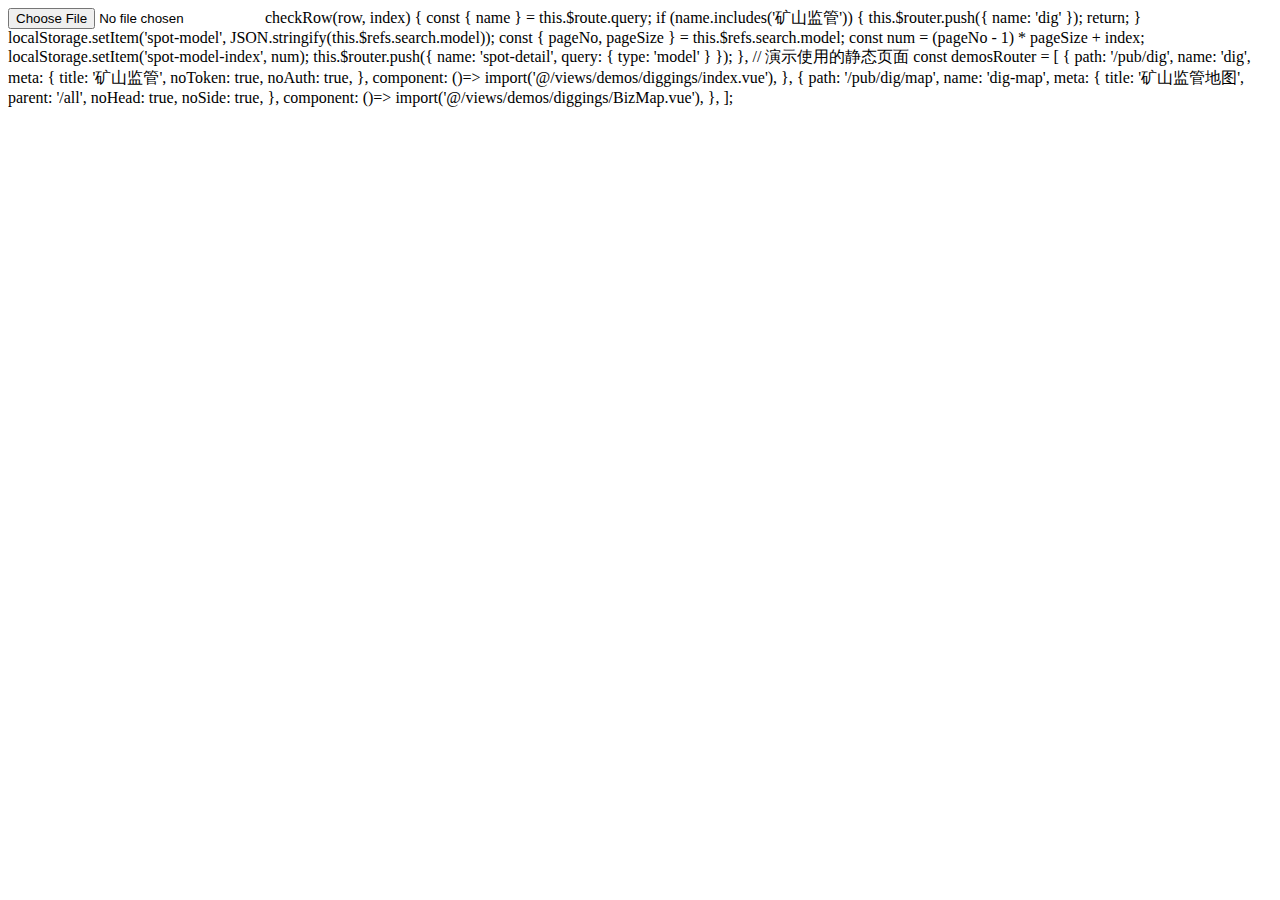
<file: css_effect_map_collection-master/js读取csv/index.html>
<!DOCTYPE html>
<html lang="en">
<head>
  <meta charset="UTF-8">
  <meta http-equiv="X-UA-Compatible" content="IE=edge">
  <meta name="viewport" content="width=device-width, initial-scale=1.0">
  <title>Document</title>
</head>
<body>
  <input type="file" onchange="onChange(event)">
  <script>
    // const reader = new FileReader()
    // reader.onload = (event) => {
    //   console.log(event);
    // }
    // reader.readAsText('')
    function onChange(event) {
      var file = event.target.files[0];
      var reader = new FileReader();
      reader.onload = function (event) {
        // 文件里的文本会在这里被打印出来
        console.log(event.target.result)
        console.log(event.target.result.split(/\r?\n/));
        // this.lines = input ? input.split(/\r?\n/) : [];
      };

      reader.readAsText(file);
    }
  </script>
</body>
</html>

checkRow(row, index) {
const { name } = this.$route.query;
if (name.includes('矿山监管')) {
this.$router.push({ name: 'dig' });
return;
}
localStorage.setItem('spot-model', JSON.stringify(this.$refs.search.model));
const { pageNo, pageSize } = this.$refs.search.model;
const num = (pageNo - 1) * pageSize + index;
localStorage.setItem('spot-model-index', num);
this.$router.push({ name: 'spot-detail', query: { type: 'model' } });
},

// 演示使用的静态页面
const demosRouter = [
{
path: '/pub/dig',
name: 'dig',
meta: {
title: '矿山监管',
noToken: true,
noAuth: true,
},
component: ()=> import('@/views/demos/diggings/index.vue'),
},
{
path: '/pub/dig/map',
name: 'dig-map',
meta: {
title: '矿山监管地图',
parent: '/all',
noHead: true,
noSide: true,
},
component: ()=> import('@/views/demos/diggings/BizMap.vue'),
},
];
</file>
<file: css_effect_map_collection-master/CSS3和SVG实现的圆环菜单动画/css/style.css>
@charset "UTF-8";
* {
  margin: 0;
  padding: 0;
  border: 0;
  outline: none;
  box-sizing: border-box;
  font-family: "Poppins", sans-serif;
}

html,
body {
  height: 100vh;
  width: 100vw;
  background-color: #000;
}

.main {
  display: flex;
  height: 100vh;
  width: 100vw;
  flex-wrap: wrap;
  flex-direction: column;
  justify-content: center;
  align-items: center;
}

.navigation-circle {
  display: block;
  position: relative;
  height: 320px;
  width: 320px;
  margin: auto;
}
.navigation-circle__inner {
  display: block;
  position: relative;
  height: 100%;
  width: 100%;
}
.navigation-circle__list {
  display: block;
  position: absolute;
  height: 320px;
  width: 320px;
  transform: rotate(-90deg);
  animation: 2.2s cubic-bezier(0.25, -0.25, 0.35, 1) 0 1 animate-in-list forwards;
}

.navigation-circle-svg {
  display: block;
  position: absolute;
  top: 0;
  right: 0;
  bottom: 0;
  left: 0;
  transform: rotateZ(-90deg);
}
.navigation-circle-svg--opaque {
  opacity: 0.5;
}
.navigation-circle-svg--mask circle {
  transition: all 0.5s ease;
  transition-delay: 0.5s;
  animation: 2.2s ease 0 1 animate-in-svg-circle-mask backwards;
}

.navigation-circle-list-item {
  display: block;
  position: absolute;
  height: 0;
  width: calc(50% + 16px);
  top: 50%;
  left: 50%;
  list-style: none;
  transform-origin: 0 0;
}
.navigation-circle-list-item__point {
  display: block;
  position: absolute;
  height: 32px;
  width: 32px;
  top: -16px;
  right: 2px;
  cursor: pointer;
  transform: scale(0);
}
.navigation-circle-list-item__point:before {
  content: "•";
  display: block;
  position: absolute;
  height: 32px;
  width: 32px;
  top: 0;
  color: #c644fc;
  background-color: #000;
  font-size: 12px;
  font-weight: 400;
  line-height: 32px;
  text-align: center;
  border: 2px solid #c644fc;
  border-radius: 50%;
  box-shadow: inset 0px 0px 0px 0px #c644fc;
  transform: scale(0.75);
  transition: all 0.5s ease;
}
.navigation-circle-list-item__point:after {
  content: "";
  display: block;
  position: absolute;
  height: 1px;
  width: 0px;
  top: 18px;
  left: 31px;
  background-color: #c644fc;
  transition: all 0.5s ease;
}
.navigation-circle-list-item__meta {
  display: block;
  position: absolute;
  overflow: hidden;
  opacity: 0;
  transform-origin: center;
  margin-left: 78px;
  min-width: 128px;
  padding: 4px;
}
.navigation-circle-list-item__title {
  display: block;
  color: #f7f7f7;
  text-align: left;
  font-size: 14px;
  border-bottom: 1px solid #f7f7f7;
  padding-bottom: 4px;
  margin-bottom: 6px;
}
.navigation-circle-list-item__subtitle {
  display: block;
  color: #f7f7f7;
  text-align: center;
  font-weight: 200;
  font-size:12px;
}

.navigation-circle-list-item:nth-of-type(1) {
  transform: rotateZ(calc((360deg / 7) * 1));
}

.navigation-circle-list-item:nth-of-type(1)
.navigation-circle-list-item__meta {
  transform: rotateZ(38.5714285714deg);
}

.navigation-circle-list-item:nth-of-type(1)
.navigation-circle-list-item__point {
  animation: 1s cubic-bezier(0.55, -0.3, 0.6, 1.5) 0s 1 animate-in-list-item-point forwards;
}

.navigation-circle-list-item:nth-of-type(2) {
  transform: rotateZ(calc((360deg / 7) * 2));
}

.navigation-circle-list-item:nth-of-type(2)
.navigation-circle-list-item__meta {
  transform: rotateZ(-12.8571428571deg);
}

.navigation-circle-list-item:nth-of-type(2)
.navigation-circle-list-item__point {
  animation: 1s cubic-bezier(0.55, -0.3, 0.6, 1.5) 0.2s 1 animate-in-list-item-point forwards;
}

.navigation-circle-list-item:nth-of-type(3) {
  transform: rotateZ(calc((360deg / 7) * 3));
}

.navigation-circle-list-item:nth-of-type(3)
.navigation-circle-list-item__meta {
  transform: rotateZ(-64.2857142857deg);
}

.navigation-circle-list-item:nth-of-type(3)
.navigation-circle-list-item__point {
  animation: 1s cubic-bezier(0.55, -0.3, 0.6, 1.5) 0.4s 1 animate-in-list-item-point forwards;
}

.navigation-circle-list-item:nth-of-type(4) {
  transform: rotateZ(calc((360deg / 7) * 4));
}

.navigation-circle-list-item:nth-of-type(4)
.navigation-circle-list-item__meta {
  transform: rotateZ(-115.7142857143deg);
}

.navigation-circle-list-item:nth-of-type(4)
.navigation-circle-list-item__point {
  animation: 1s cubic-bezier(0.55, -0.3, 0.6, 1.5) 0.6s 1 animate-in-list-item-point forwards;
}

.navigation-circle-list-item:nth-of-type(5) {
  transform: rotateZ(calc((360deg / 7) * 5));
}

.navigation-circle-list-item:nth-of-type(5)
.navigation-circle-list-item__meta {
  transform: rotateZ(-167.1428571429deg);
}

.navigation-circle-list-item:nth-of-type(5)
.navigation-circle-list-item__point {
  animation: 1s cubic-bezier(0.55, -0.3, 0.6, 1.5) 0.8s 1 animate-in-list-item-point forwards;
}

.navigation-circle-list-item:nth-of-type(6) {
  transform: rotateZ(calc((360deg / 7) * 6));
}

.navigation-circle-list-item:nth-of-type(6)
.navigation-circle-list-item__meta {
  transform: rotateZ(-218.5714285714deg);
}

.navigation-circle-list-item:nth-of-type(6)
.navigation-circle-list-item__point {
  animation: 1s cubic-bezier(0.55, -0.3, 0.6, 1.5) 1s 1 animate-in-list-item-point forwards;
}

.navigation-circle-list-item:nth-of-type(7) {
  transform: rotateZ(calc((360deg / 7) * 7));
}

.navigation-circle-list-item:nth-of-type(7)
.navigation-circle-list-item__meta {
  transform: rotateZ(-270deg);
}

.navigation-circle-list-item:nth-of-type(7)
.navigation-circle-list-item__point {
  animation: 1s cubic-bezier(0.55, -0.3, 0.6, 1.5) 1.2s 1 animate-in-list-item-point forwards;
}

.navigation-circle-list-item:hover .navigation-circle-list-item__point:before {
  transform: scale(1);
  font-size: 16px;
}

.navigation-circle-list-item:hover .navigation-circle-list-item__point:after {
  width: 32px;
  left: 34px;
}

.navigation-circle-list-item:hover .navigation-circle-list-item__meta {
  opacity: 1;
}

.navigation-circle-list-item:active .navigation-circle-list-item__point:before,
.navigation-circle-list-item.active .navigation-circle-list-item__point:before {
  transform: scale(0.85);
  color: #000;
  box-shadow: inset 0px 0px 0px 16px #c644fc;
  border-color: transparent;
}

.navigation-circle-list-item:active .navigation-circle-list-item__point:after,
.navigation-circle-list-item.active .navigation-circle-list-item__point:after {
  width: 34px;
  left: 32px;
}

.navigation-circle-list-item:active .navigation-circle-list-item__meta,
.navigation-circle-list-item.active .navigation-circle-list-item__meta {
  opacity: 1;
}

@keyframes animate-in-list {
  0% {
    transform: rotate(-540deg);
  }
  100% {
    transform: rotate(-90deg);
  }
}
@keyframes animate-in-svg-circle-mask {
  0% {
    stroke-dashoffset: 1005;
  }
  100% {
    stroke-dashoffset: 0;
  }
}
@keyframes animate-in-list-item-point {
  0% {
    transform: scale(0);
  }
  100% {
    transform: scale(1);
  }
}
</file>
<file: css_effect_map_collection-master/JqueryParallax滚动视差.htm/css/style.css>
*{ margin: 0; padding: 0;}
body{ background:#E5E5E5; font-family:"Microsoft YaHei",Arial,sans-serif;}
ul{ list-style:none;}
a, a:link,a:active,a:visited{ color:#21a97e; outline: none; text-decoration:none; -webkit-transition: color 0.25s ease-out; -moz-transition: color 0.25s ease-out; -o-transition: color 0.25s ease-out; transition: color 0.25s ease-out;}
a:hover { color:#000;}
 
#wrapper{ height:4300px; position:relative;}
#header{ background:white; padding:10px 100px;}
#header h1{ width:940px; font-size:20px; color:#21A97E; margin:0 auto;}
.parallax_img{ position:absolute;}
/* nav */
#primary { position:fixed; top:50%; right:16px; margin-top:-40px; z-index:5;}
#primary li { height:20px; position:relative;}
#primary a { display:block; width:20px;  height:20px; text-indent:-9999px; background:url(../img/nav-dot.png) 4px 4px no-repeat;}
#primary a:hover,#primary a.active{ background-position:4px -16px;}
#primary a:hover + h2 {display: inherit;}
#primary h2 { display:none; color:#FFF; font-size:12px; height:28px; line-height:28px; white-space:nowrap; padding:0 20px 0 7px; background: transparent url(../img/nav-arrow.png) 100% 50% no-repeat; position:absolute; right:22px; top:-6px;}

/* content */
/* content */
#content{ max-width:940px; margin:0 auto; position:relative; z-index:4;}
#content h2{ color:#21A97E; font-size:60px; font-weight:normal;}
#content p{ font-size:14px; line-height:20px; margin-top:20px;}
#content article{ width:340px; position:absolute; padding-top:120px;}
#content section{ margin-bottom:30px;}
#content .spacing_line{ display:block; height:3px; margin:5px 0; border:none; border-top:1px solid #3B3B3B; border-bottom:1px solid #3B3B3B;}
#content .next{ display:block; width:14px; height:11px; text-indent:-9999px; margin:0 auto; background:url(../img/scroll-arrow-down.png) no-repeat;}
#content .next{ background-position:0 0;}
#content .next:hover{background-position:0 -11px;}
#content .prev{ display:block; width:14px; height:11px; text-indent:-9999px; margin:0 auto; background:url(../img/scroll-arrow-up.png) no-repeat;}
#content .prev{ background-position:0 0px;}
#content .prev:hover{ background-position:0 -11px;}
#article1{ top:0;}
#article2{ top:1060px;}
#article3{ top:2150px;}
#article4{ top:3240px;}
/* parallax_area1 */
#parallax_area1{ position:fixed; top:0; left:50%; margin-left:-470px; z-index:3;}
.p1_1{ top:-110px; left:355px;}
.p1_2{ top:812px; left:321px;}
.p1_3{ top:1628px; left:403px;}
.p1_4{ top:2700px; left:-85px;}
/* parallax_area2 */
#parallax_area2{ position:fixed; top:0; left:50%; margin-left:-600px; z-index:2;}
.p2_1{ top:162px; left:200px;}
.p2_2{ top:300px; left:1150px;}
.p2_3{ top:543px; left:-35px;}
.p2_4{ top:1180px; left:250px;}
.p2_5{ top:900px; left:890px;}
/* parallax_area3 */
#parallax_area3{ position:fixed; top:0; left:50%; margin-left:-600px; z-index:1;}
.p3_1{ top:85px; left:-270px;}
.p3_2{ top:440px; left:795px;}
.p3_3{ top:900px; left:-220px;}
.p3_4{ top:1020px; left:450px;}
</file>
<file: css_effect_map_collection-master/CSS3和SVG实现的圆环菜单动画/css/demo.css>
body, html { font-size: 100%; 	padding: 0; margin: 0;}

/* Reset */
*,
*:after,
*:before {
	-webkit-box-sizing: border-box;
	-moz-box-sizing: border-box;
	box-sizing: border-box;
}

/* Clearfix hack by Nicolas Gallagher: http://nicolasgallagher.com/micro-clearfix-hack/ */
.clearfix:before,
.clearfix:after {
	content: " ";
	display: table;
}

.clearfix:after {
	clear: both;
}

body{
	font-family: "Microsoft YaHei","Segoe UI", "Lucida Grande", Helvetica, Arial,sans-serif;
}
</file>
